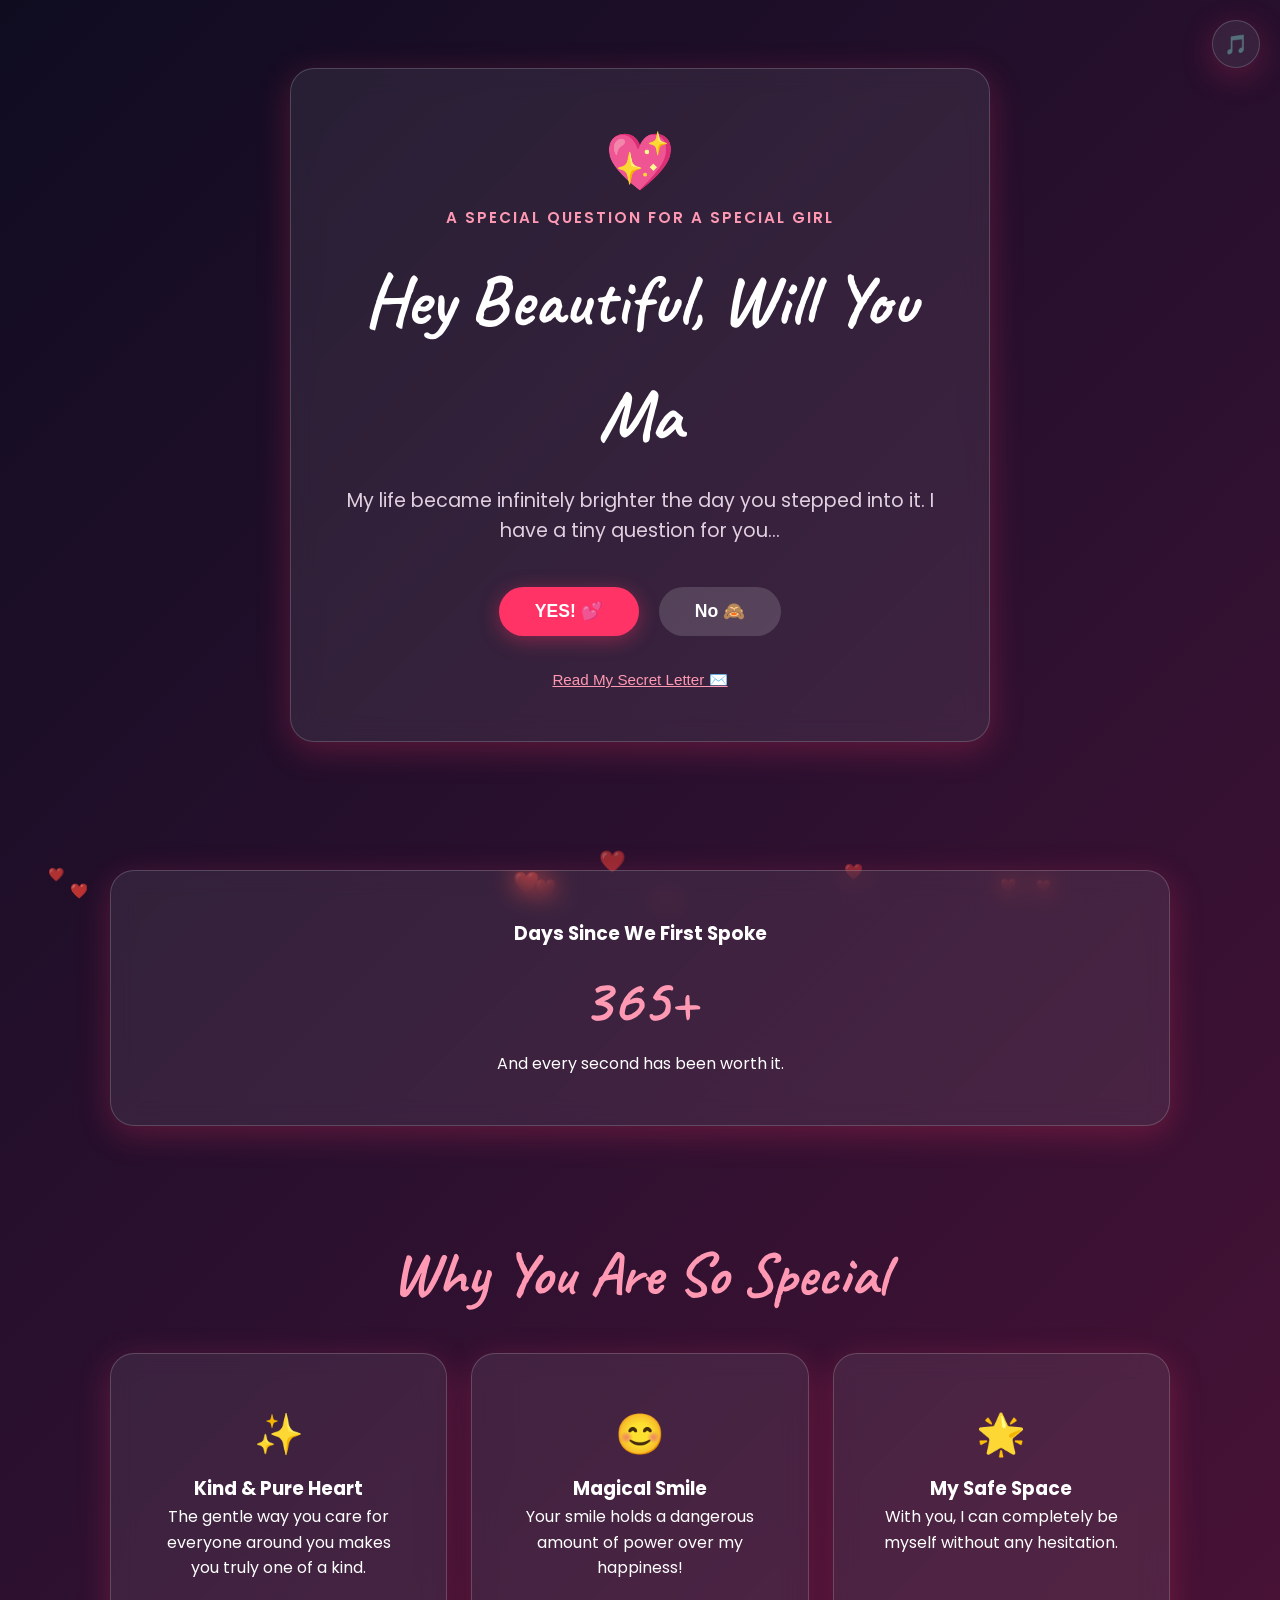
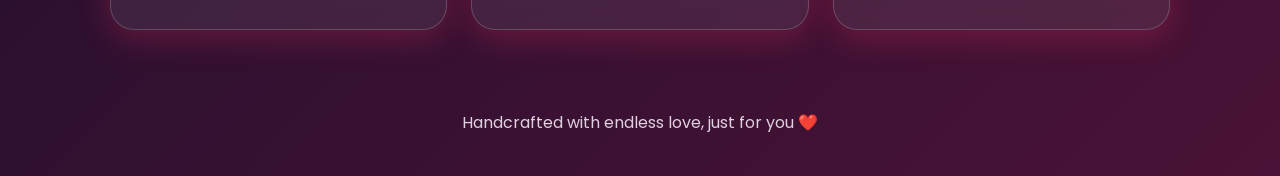
<file: index.html>
<!DOCTYPE html>
<html lang="en">
<head>
  <meta charset="UTF-8" />
  <meta name="viewport" content="width=device-width, initial-scale=1.0" />
  <title>Will You Marry Me? ❤️</title>
  <link rel="stylesheet" href="s.css" />
  <link href="https://fonts.googleapis.com/css2?family=Caveat:wght@700&family=Poppins:wght@300;400;600&display=swap" rel="stylesheet" />
</head>
<body>

  <!-- Background Music Control -->
  <button id="musicToggle" class="music-btn" title="Toggle Music">
    <span id="musicIcon">🎵</span>
  </button>
  <audio id="bgMusic" loop src="https://assets.mixkit.co/music/preview/mixkit-romantic-sunset-688.mp3"></audio>

  <!-- Canvas Layers for FX -->
  <canvas id="hearts-canvas"></canvas>
  <canvas id="confetti-canvas"></canvas>

  <!-- Hero Proposal Section -->
  <header class="hero">
    <div class="glass-card hero-card">
      <div class="heart-icon">💖</div>
      <span class="sub-title">A Special Question For A Special Girl</span>
      
      <!-- Typewriter Animation Target -->
      <h1 id="typewriterText"></h1>
      
      <p>My life became infinitely brighter the day you stepped into it. I have a tiny question for you...</p>
      
      <!-- Interactive Proposal Buttons -->
      <div class="proposal-actions">
        <button id="yesBtn" class="btn btn-yes">YES! 💕</button>
        <button id="noBtn" class="btn btn-no">No 🙈</button>
      </div>

      <!-- Love Letter Trigger Button -->
      <button class="btn-link" onclick="openLetter()">Read My Secret Letter ✉️</button>
    </div>
  </header>

  <!-- Celebration Modal -->
  <div id="celebrationModal" class="modal">
    <div class="modal-content glass-card">
      <h2>YAYYYY! 🎉❤️</h2>
      <p>You just made me the happiest person in the entire world! I promise to make every single day special for you!</p>
      <button class="btn btn-yes" onclick="closeModal('celebrationModal')">Forever & Always ✨</button>
    </div>
  </div>

  <!-- Love Letter Modal -->
  <div id="letterModal" class="modal">
    <div class="modal-content glass-card letter-box">
      <h2>My Love Letter 💌</h2>
      <p>
        From the moment we first talked, I knew there was something exceptionally rare about you. 
        Your laugh brightens up my darkest days, and your kindness inspires me to be a better person every single day.
      </p>
      <p>I don't just want a story with you, I want an endless journey.</p>
      <button class="btn btn-yes" onclick="closeModal('letterModal')">Close Letter ❤️</button>
    </div>
  </div>

  <main class="container">

    <!-- Counter Grid -->
    <section class="section">
      <div class="glass-card counter-card">
        <h3>Days Since We First Spoke</h3>
        <div class="counter-number" id="daysCount">365+</div>
        <p>And every second has been worth it.</p>
      </div>
    </section>

    <!-- Reasons Grid -->
    <section class="section">
      <h2 class="section-title">Why You Are So Special</h2>
      <div class="grid-container">
        <div class="glass-card feature-card">
          <div class="card-icon">✨</div>
          <h3>Kind & Pure Heart</h3>
          <p>The gentle way you care for everyone around you makes you truly one of a kind.</p>
        </div>
        <div class="glass-card feature-card">
          <div class="card-icon">😊</div>
          <h3>Magical Smile</h3>
          <p>Your smile holds a dangerous amount of power over my happiness!</p>
        </div>
        <div class="glass-card feature-card">
          <div class="card-icon">🌟</div>
          <h3>My Safe Space</h3>
          <p>With you, I can completely be myself without any hesitation.</p>
        </div>
      </div>
    </section>

  </main>

  <footer>
    <p>Handcrafted with endless love, just for you ❤️</p>
  </footer>

  <script src="s.js"></script>
</body>
</html>
</file>
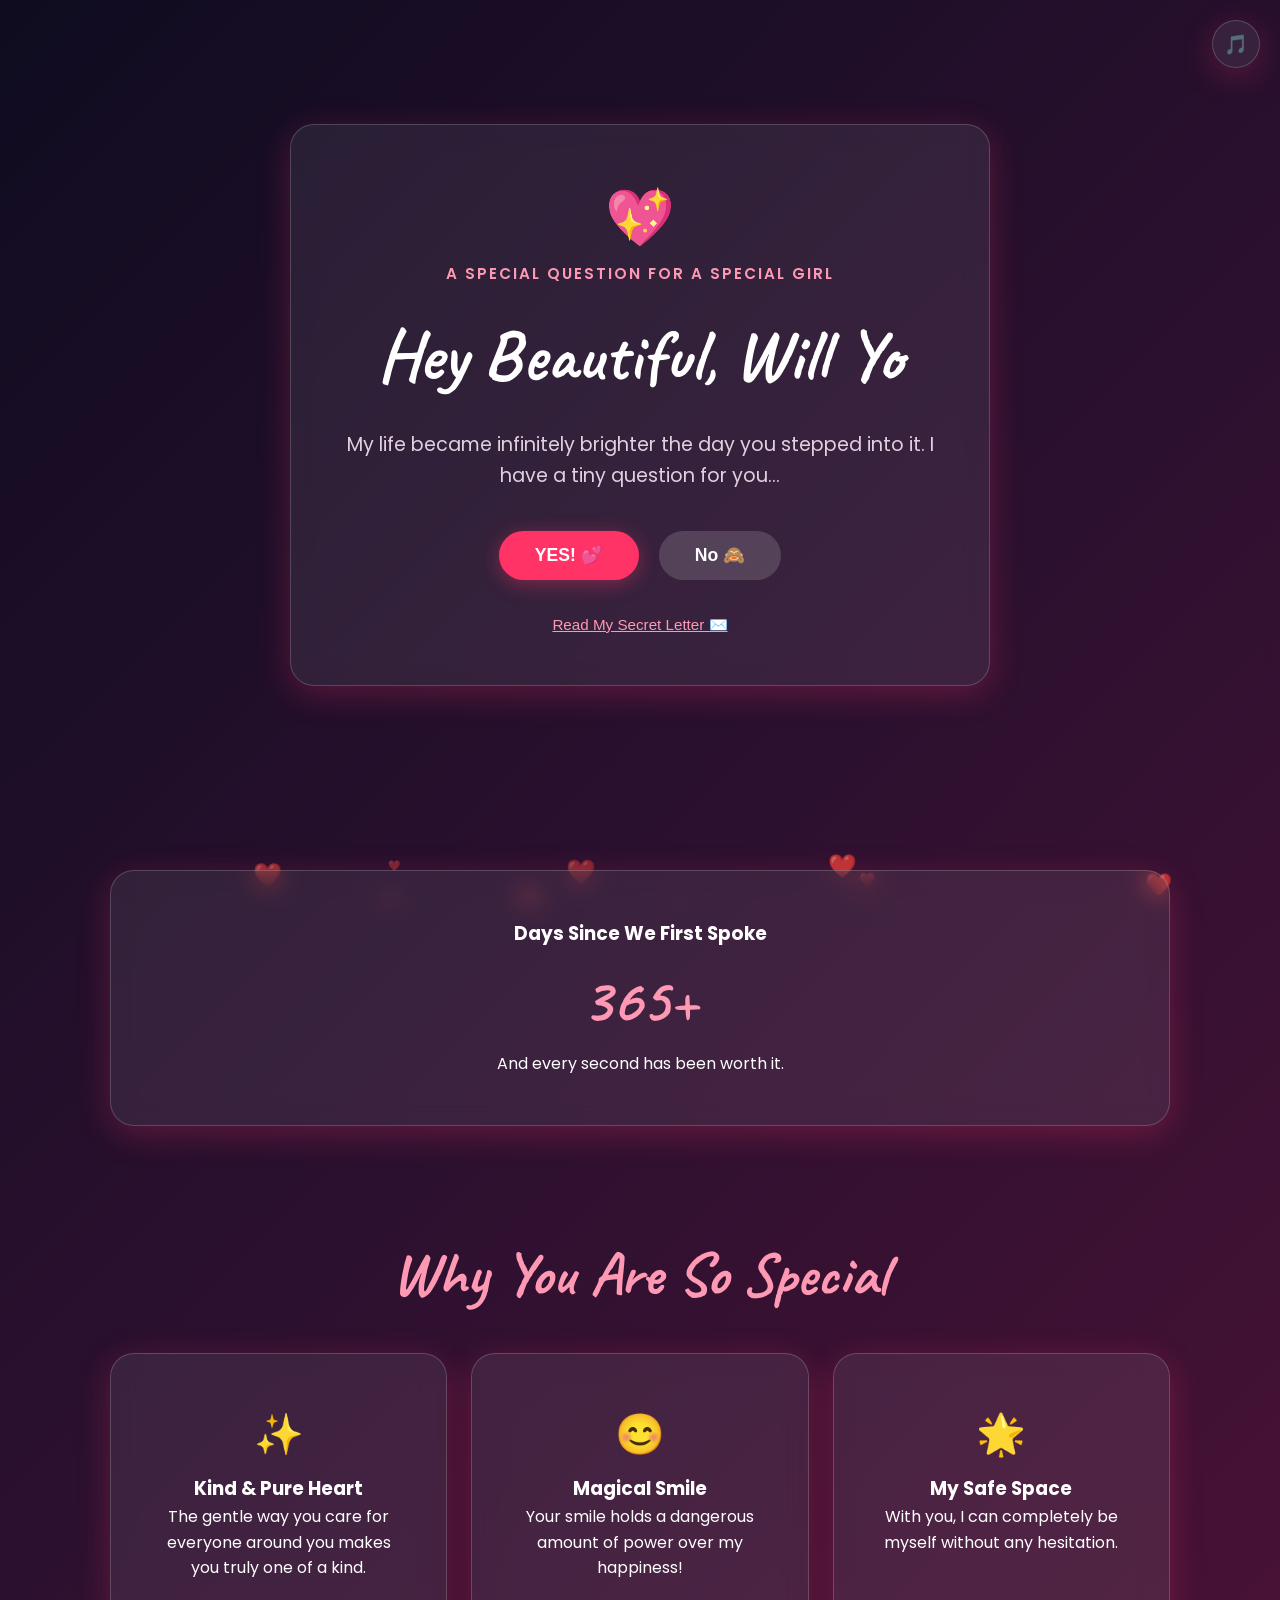
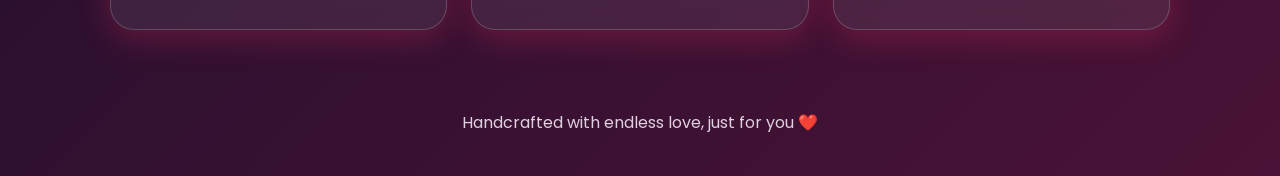
<file: s.html>
<!DOCTYPE html>
<html lang="en">
<head>
  <meta charset="UTF-8" />
  <meta name="viewport" content="width=device-width, initial-scale=1.0" />
  <title>Will You Marry Me? ❤️</title>
  <link rel="stylesheet" href="s.css" />
  <link href="https://fonts.googleapis.com/css2?family=Caveat:wght@700&family=Poppins:wght@300;400;600&display=swap" rel="stylesheet" />
</head>
<body>

  <!-- Background Music Control -->
  <button id="musicToggle" class="music-btn" title="Toggle Music">
    <span id="musicIcon">🎵</span>
  </button>
  <audio id="bgMusic" loop src="https://assets.mixkit.co/music/preview/mixkit-romantic-sunset-688.mp3"></audio>

  <!-- Canvas Layers for FX -->
  <canvas id="hearts-canvas"></canvas>
  <canvas id="confetti-canvas"></canvas>

  <!-- Hero Proposal Section -->
  <header class="hero">
    <div class="glass-card hero-card">
      <div class="heart-icon">💖</div>
      <span class="sub-title">A Special Question For A Special Girl</span>
      
      <!-- Typewriter Animation Target -->
      <h1 id="typewriterText"></h1>
      
      <p>My life became infinitely brighter the day you stepped into it. I have a tiny question for you...</p>
      
      <!-- Interactive Proposal Buttons -->
      <div class="proposal-actions">
        <button id="yesBtn" class="btn btn-yes">YES! 💕</button>
        <button id="noBtn" class="btn btn-no">No 🙈</button>
      </div>

      <!-- Love Letter Trigger Button -->
      <button class="btn-link" onclick="openLetter()">Read My Secret Letter ✉️</button>
    </div>
  </header>

  <!-- Celebration Modal -->
  <div id="celebrationModal" class="modal">
    <div class="modal-content glass-card">
      <h2>YAYYYY! 🎉❤️</h2>
      <p>You just made me the happiest person in the entire world! I promise to make every single day special for you!</p>
      <button class="btn btn-yes" onclick="closeModal('celebrationModal')">Forever & Always ✨</button>
    </div>
  </div>

  <!-- Love Letter Modal -->
  <div id="letterModal" class="modal">
    <div class="modal-content glass-card letter-box">
      <h2>My Love Letter 💌</h2>
      <p>
        From the moment we first talked, I knew there was something exceptionally rare about you. 
        Your laugh brightens up my darkest days, and your kindness inspires me to be a better person every single day.
      </p>
      <p>I don't just want a story with you, I want an endless journey.</p>
      <button class="btn btn-yes" onclick="closeModal('letterModal')">Close Letter ❤️</button>
    </div>
  </div>

  <main class="container">

    <!-- Counter Grid -->
    <section class="section">
      <div class="glass-card counter-card">
        <h3>Days Since We First Spoke</h3>
        <div class="counter-number" id="daysCount">365+</div>
        <p>And every second has been worth it.</p>
      </div>
    </section>

    <!-- Reasons Grid -->
    <section class="section">
      <h2 class="section-title">Why You Are So Special</h2>
      <div class="grid-container">
        <div class="glass-card feature-card">
          <div class="card-icon">✨</div>
          <h3>Kind & Pure Heart</h3>
          <p>The gentle way you care for everyone around you makes you truly one of a kind.</p>
        </div>
        <div class="glass-card feature-card">
          <div class="card-icon">😊</div>
          <h3>Magical Smile</h3>
          <p>Your smile holds a dangerous amount of power over my happiness!</p>
        </div>
        <div class="glass-card feature-card">
          <div class="card-icon">🌟</div>
          <h3>My Safe Space</h3>
          <p>With you, I can completely be myself without any hesitation.</p>
        </div>
      </div>
    </section>

  </main>

  <footer>
    <p>Handcrafted with endless love, just for you ❤️</p>
  </footer>

  <script src="s.js"></script>
</body>
</html>
</file>
<file: s.css>
:root {
  --primary: #ff3366;
  --primary-hover: #e02855;
  --bg-gradient: linear-gradient(135deg, #0f0c20 0%, #2b102f 50%, #4a1236 100%);
  --text: #ffffff;
  --text-muted: #e0d0e0;
  --glass-bg: rgba(255, 255, 255, 0.08);
  --glass-border: rgba(255, 255, 255, 0.18);
  --shadow: 0 8px 32px 0 rgba(255, 51, 102, 0.25);
  --font-main: 'Poppins', sans-serif;
  --font-accent: 'Caveat', cursive;
}

* {
  margin: 0;
  padding: 0;
  box-sizing: border-box;
}

body {
  font-family: var(--font-main);
  background: var(--bg-gradient);
  color: var(--text);
  min-height: 100vh;
  overflow-x: hidden;
  line-height: 1.6;
}

/* Background Animations */
#hearts-canvas, #confetti-canvas {
  position: fixed;
  top: 0;
  left: 0;
  width: 100%;
  height: 100%;
  pointer-events: none;
}

#hearts-canvas { z-index: 1; }
#confetti-canvas { z-index: 99; }

/* Music Floating Toggle Button */
.music-btn {
  position: fixed;
  top: 20px;
  right: 20px;
  z-index: 100;
  background: var(--glass-bg);
  border: 1px solid var(--glass-border);
  backdrop-filter: blur(10px);
  width: 48px;
  height: 48px;
  border-radius: 50%;
  color: white;
  font-size: 1.2rem;
  cursor: pointer;
  box-shadow: var(--shadow);
  transition: transform 0.3s ease;
}

.music-btn:hover {
  transform: scale(1.1);
}

.container {
  max-width: 1100px;
  margin: 0 auto;
  padding: 0 20px;
  position: relative;
  z-index: 10;
}

/* Glassmorphism UI */
.glass-card {
  background: var(--glass-bg);
  backdrop-filter: blur(12px);
  -webkit-backdrop-filter: blur(12px);
  border: 1px solid var(--glass-border);
  border-radius: 24px;
  box-shadow: var(--shadow);
  padding: clamp(24px, 5vw, 48px);
}

.hero {
  min-height: 90vh;
  display: flex;
  align-items: center;
  justify-content: center;
  padding: 40px 20px;
  text-align: center;
  position: relative;
  z-index: 10;
}

.hero-card {
  max-width: 700px;
  width: 100%;
}

.heart-icon {
  font-size: 3.5rem;
  animation: pulse 1.5s infinite alternate;
}

@keyframes pulse {
  0% { transform: scale(1); }
  100% { transform: scale(1.15); }
}

.sub-title {
  color: #ff99b3;
  font-size: 0.95rem;
  text-transform: uppercase;
  letter-spacing: 2px;
  font-weight: 600;
  display: block;
}

.hero h1 {
  font-family: var(--font-accent);
  font-size: clamp(2.5rem, 6.5vw, 4.5rem);
  color: #fff;
  margin: 12px 0;
  min-height: 120px;
}

.hero p {
  color: var(--text-muted);
  font-size: clamp(1rem, 2.5vw, 1.2rem);
  margin-bottom: 24px;
}

/* Action Controls */
.proposal-actions {
  display: flex;
  justify-content: center;
  align-items: center;
  gap: 20px;
  min-height: 80px;
}

.btn {
  padding: 14px 36px;
  font-size: 1.1rem;
  font-weight: 600;
  border-radius: 50px;
  border: none;
  cursor: pointer;
  transition: all 0.3s cubic-bezier(0.175, 0.885, 0.32, 1.275);
}

.btn-yes {
  background: var(--primary);
  color: #fff;
  box-shadow: 0 4px 20px rgba(255, 51, 102, 0.4);
}

.btn-yes:hover {
  background: var(--primary-hover);
  transform: scale(1.08);
}

.btn-no {
  background: rgba(255, 255, 255, 0.15);
  color: #fff;
}

.btn-link {
  background: none;
  border: none;
  color: #ff99b3;
  margin-top: 20px;
  cursor: pointer;
  text-decoration: underline;
  font-size: 0.95rem;
}

/* Counter & Feature Cards */
.counter-card {
  text-align: center;
  margin: 20px 0;
}

.counter-number {
  font-size: clamp(2.5rem, 5vw, 4rem);
  font-weight: bold;
  color: #ff99b3;
  font-family: var(--font-accent);
}

.section { padding: 40px 0; }

.section-title {
  text-align: center;
  font-family: var(--font-accent);
  font-size: clamp(2.5rem, 5vw, 3.8rem);
  color: #ff99b3;
  margin-bottom: 30px;
}

.grid-container {
  display: grid;
  grid-template-columns: repeat(auto-fit, minmax(260px, 1fr));
  gap: 24px;
}

.feature-card { text-align: center; }
.card-icon { font-size: 2.5rem; margin-bottom: 8px; }

/* Modals */
.modal {
  display: none;
  position: fixed;
  inset: 0;
  background: rgba(0, 0, 0, 0.75);
  z-index: 1000;
  align-items: center;
  justify-content: center;
  padding: 20px;
}

.modal.active { display: flex; }
.modal-content { text-align: center; max-width: 500px; width: 100%; }

footer {
  text-align: center;
  padding: 40px 20px;
  color: var(--text-muted);
}
</file>
